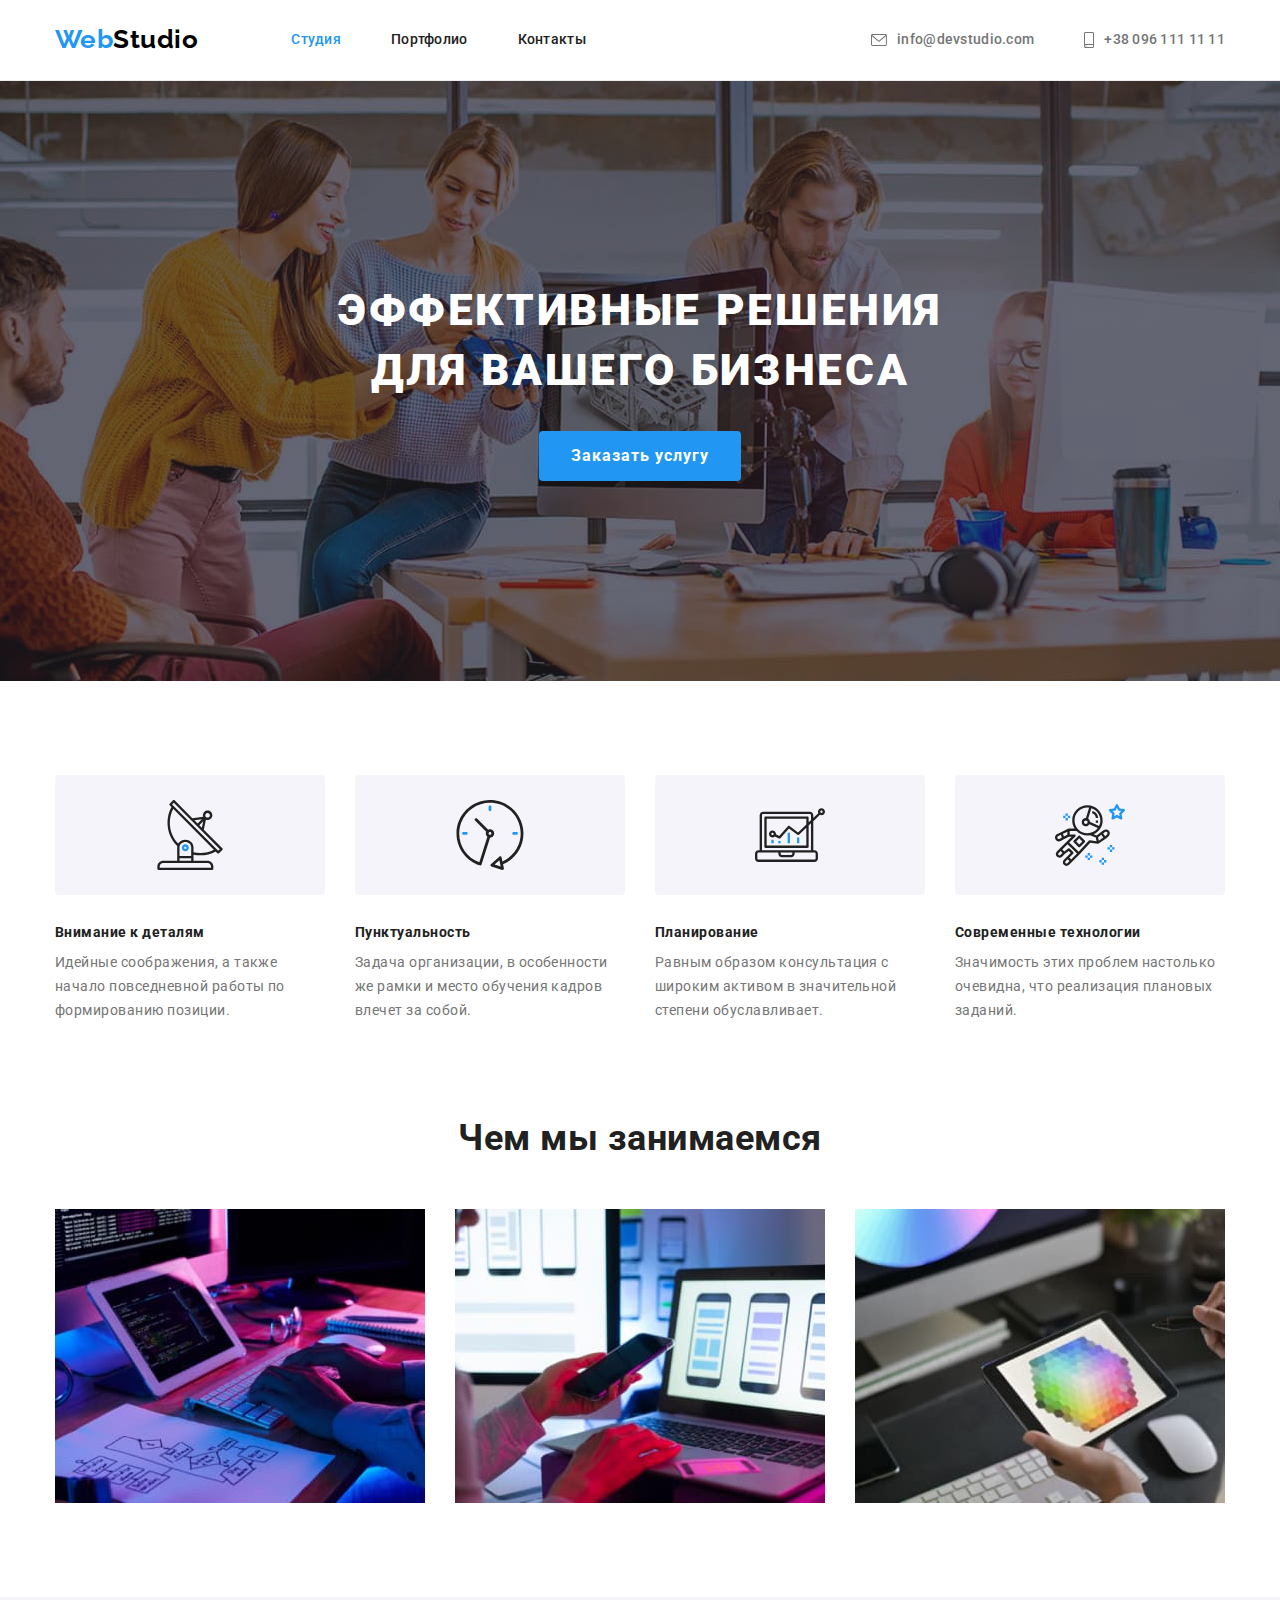
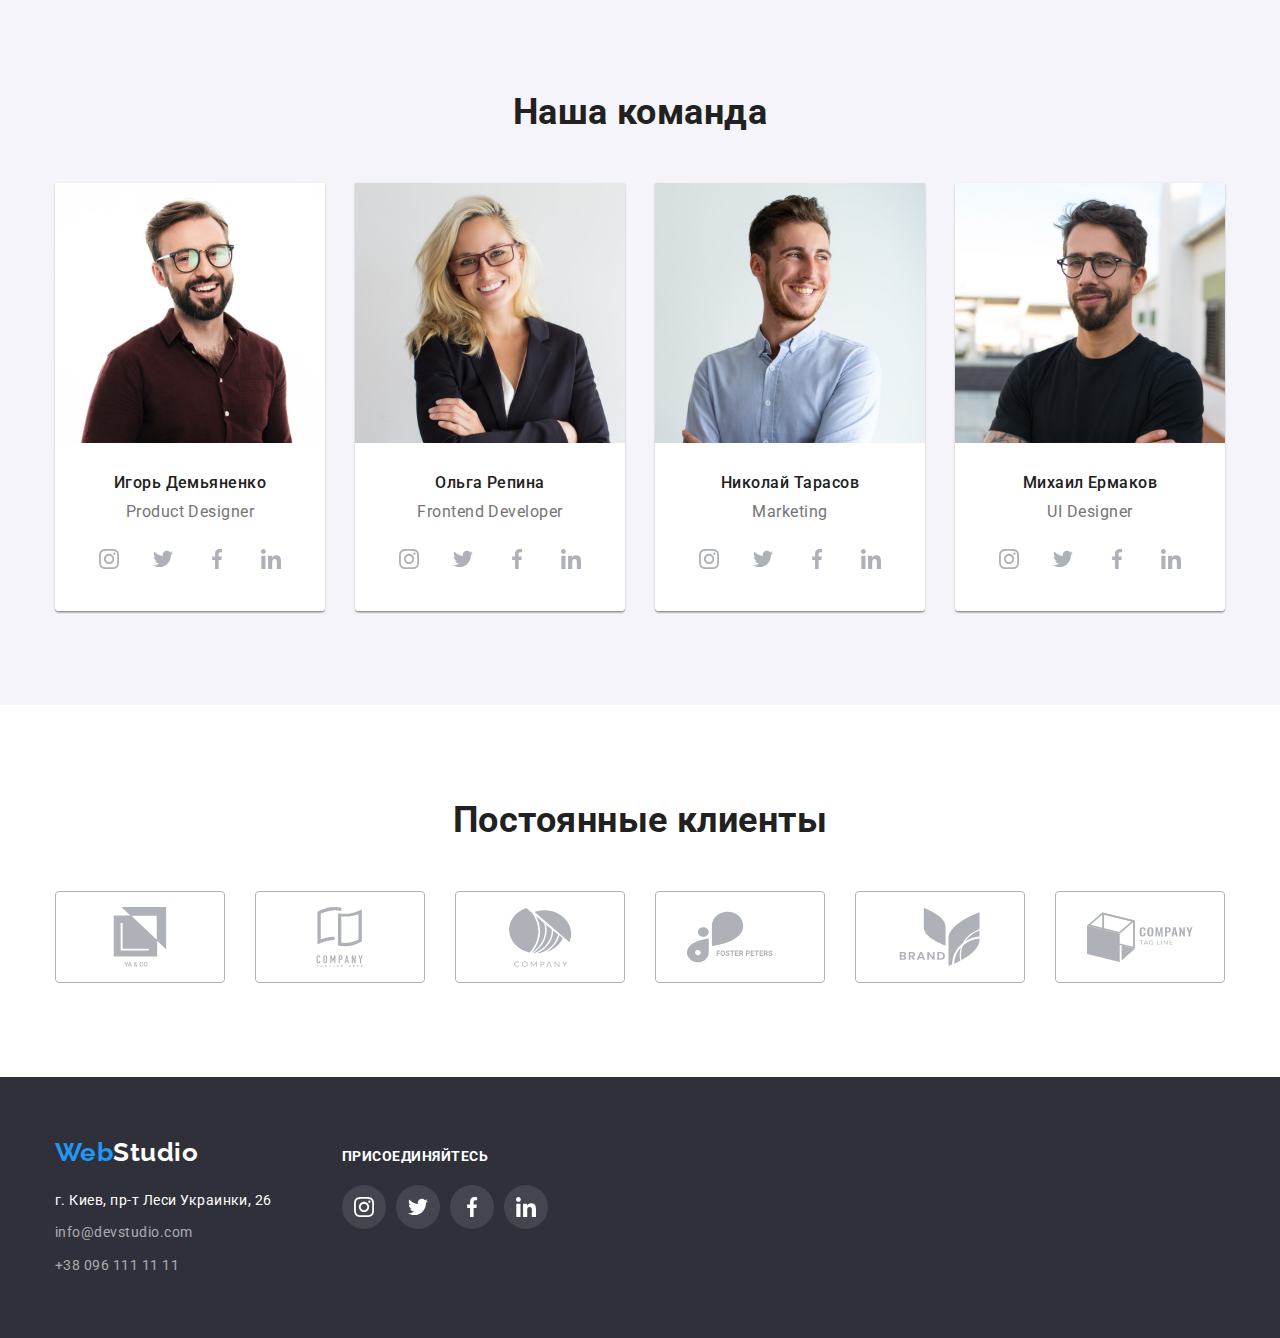
<file: index.html>
<!DOCTYPE html>
<html lang="ru">
<head>
  <meta charset="UTF-8">
  <meta http-equiv="X-UA-Compatible" content="IE=edge">
  <meta name="viewport" content="width=device-width, initial-scale=1.0">
  <link rel="preconnect" href="https://fonts.googleapis.com">
  <link rel="preconnect" href="https://fonts.gstatic.com" crossorigin>
  
  <title>WebStudio</title>
  <link rel="stylesheet" href="https://cdnjs.cloudflare.com/ajax/libs/modern-normalize/1.1.0/modern-normalize.min.css">
  <link href="https://fonts.googleapis.com/css2?family=Raleway:wght@700&family=Roboto:wght@400;500;700;900&display=swap"
    rel="stylesheet">
  <link rel="stylesheet" href="./css/style.css">
</head>

<body>
  <header class="header-nav">
    <div class="container-header container">
      <nav class="nav-header">
        <a href="./index.html" class="logo"><span class="first-part-logo">Web</span>Studio</a>
        <ul class="site-nav">
          <li class="site-nav-item">
            <a href="./index.html" class="site-nav-link active-page">Студия</a></li>
          <li class="site-nav-item"><a href="./portfolio.html" class="site-nav-link">Портфолио</a></li>
          <li class="site-nav-item"><a href="" class="site-nav-link">Контакты</a></li>
        </ul>
      </nav>
      <ul class="contacts">
        <li class="contacts-item">
            <a href="mailto:info@devstudio.com" class="contacts-link">
              <svg class="mail-icon">
                <use href="./images/icons.svg#envelope"></use>
              </svg>
              info@devstudio.com</a>
        </li>
        <li class="contacts-item">
            <a href="tel:+380961111111" class="contacts-link">
              <svg class="tel-icon">
                <use href="./images/icons.svg#smartphone"></use>
              </svg>
              +38 096 111 11 11</a>
        </li>
      </ul>
    </div>
  </header>

  <main>
    <section class="hero">
      <div class="overlay">
        <div class="container">
            <h1 class="hero-title">Эффективные решения <br>для вашего бизнеса</h1>
            <button type="button" class="hero-button">Заказать услугу</button>
        </div>
      </div>
    </section>

    <section class="section">
      <div class="container">
        <h2 class="quality hide">Наши качества</h2>
        <ul class="quality-list">
          <li class="quality-item">
            <div class="quality-icon">
              <svg class="icon-item">
                <use href="./images/icons.svg#antenna"></use>
              </svg>
            </div>
            <h3 class="quality-title">Внимание к деталям</h3>
            <p class="quality-description">Идейные соображения, а также начало повседневной работы по формированию позиции.</p>
          </li>
          <li class="quality-item">
            <div class="quality-icon">
              <svg class="icon-item">
                <use href="./images/icons.svg#clock"></use>
              </svg>
            </div>
            <h3 class="quality-title">Пунктуальность</h3>
            <p class="quality-description">Задача организации, в особенности же рамки и место обучения кадров влечет за собой.</p>
          </li>
          <li class="quality-item">
            <div class="quality-icon">
              <svg class="icon-item">
                <use href="./images/icons.svg#diagram"></use>
              </svg>
            </div>
            <h3 class="quality-title">Планирование</h3>
            <p class="quality-description">Равным образом консультация с широким активом в значительной степени обуславливает.</p>
          </li>
          <li class="quality-item">
            <div class="quality-icon">
              <svg class="icon-item">
                <use href="./images/icons.svg#astronaut"></use>
              </svg>
            </div>
            <h3 class="quality-title">Современные технологии</h3>
            <p class="quality-description">Значимость этих проблем настолько очевидна, что реализация плановых заданий.</p>
          </li>
        </ul>
      </div>
    </section>

    <section class="section work">
      <div class="container">
        <h2 class="work-title">Чем мы занимаемся</h2>
        <ul class="work-list">
          <li class="work-item"><img src="./images/box1.jpg" width="370" alt="программирование"></li>
          <li class="work-item"><img src="./images/box2.jpg" width="370" alt="разроботка мобильного приложения"></li>
          <li class="work-item"><img src="./images/box3.jpg" width="370" alt="дизайн"></li>
        </ul>
      </div>
    </section>

    <section class="team section">
      <div class="container">
        <h2 class="team-title">Наша команда</h2>
        <ul class="team-list-conteiner">
          <li class="team-list">
              <img src="./images/img1.jpg" width="270" alt="Игорь Демьяненко">
              <div class="team-card-member">
                <h3 class="team-member">Игорь Демьяненко</h3>
                <p lang="en" class="member-major">Product Designer</p>
                    <ul class="social-list">
                          <li class="social-item">
                            <a href="" class="social-link">
                              <svg class="social-instagram-icon">
                                <use href="./images/icons.svg#instagram"></use>
                              </svg>
                            </a>
                          </li>
                          <li class="social-item">
                            <a href="" class="social-link">
                              <svg class="social-twitter-icon">
                                <use href="./images/icons.svg#twitter"></use>
                              </svg>
                            </a>
                          </li>
                          <li class="social-item">
                            <a href="" class="social-link">
                              <svg class="social-facebook-icon">
                                <use href="./images/icons.svg#facebook"></use>
                              </svg>
                            </a>
                          </li>
                          <li class="social-item">
                            <a href="" class="social-link">
                              <svg class="social-linkedin-icon">
                                <use href="./images/icons.svg#linkedin"></use>
                              </svg>
                            </a>
                          </li>
                    </ul>
              </div>
          </li>
          <li class="team-list">
              <img src="./images/img2.jpg" width="270" alt="Ольга Репина">
              <div class="team-card-member">
                <h3 class="team-member">Ольга Репина</h3>
                <p lang="en" class="member-major">Frontend Developer</p>
                    <ul class="social-list">
                      <li class="social-item">
                        <a href="" class="social-link">
                          <svg class="social-instagram-icon">
                            <use href="./images/icons.svg#instagram"></use>
                          </svg>
                        </a>
                      </li>
                      <li class="social-item">
                        <a href="" class="social-link">
                          <svg class="social-twitter-icon">
                            <use href="./images/icons.svg#twitter"></use>
                          </svg>
                        </a>
                      </li>
                      <li class="social-item">
                        <a href="" class="social-link">
                          <svg class="social-facebook-icon">
                            <use href="./images/icons.svg#facebook"></use>
                          </svg>
                        </a>
                      </li>
                      <li class="social-item">
                        <a href="" class="social-link">
                          <svg class="social-linkedin-icon">
                            <use href="./images/icons.svg#linkedin"></use>
                          </svg>
                        </a>
                      </li>
                    </ul>
              </div>
          </li>
          <li class="team-list">
              <img src="./images/img3.jpg" width="270" alt="Николай Тарасов">
              <div class="team-card-member">
                <h3 class="team-member">Николай Тарасов</h3>
                <p lang="en" class="member-major">Marketing</p>
                    <ul class="social-list">
                      <li class="social-item">
                        <a href="" class="social-link">
                          <svg class="social-instagram-icon">
                            <use href="./images/icons.svg#instagram"></use>
                          </svg>
                        </a>
                      </li>
                      <li class="social-item">
                        <a href="" class="social-link">
                          <svg class="social-twitter-icon">
                            <use href="./images/icons.svg#twitter"></use>
                          </svg>
                        </a>
                      </li>
                      <li class="social-item">
                        <a href="" class="social-link">
                          <svg class="social-facebook-icon">
                            <use href="./images/icons.svg#facebook"></use>
                          </svg>
                        </a>
                      </li>
                      <li class="social-item">
                        <a href="" class="social-link">
                          <svg class="social-linkedin-icon">
                            <use href="./images/icons.svg#linkedin"></use>
                          </svg>
                        </a>
                      </li>
                    </ul>
              </div>
          </li>
          <li class="team-list">
              <img src="./images/img4.jpg" width="270" alt="Михаил Ермаков">
              <div class="team-card-member">
                <h3 class="team-member">Михаил Ермаков</h3>
                <p lang="en" class="member-major">UI Designer</p>
                    <ul class="social-list">
                      <li class="social-item">
                        <a href="" class="social-link">
                          <svg class="social-instagram-icon">
                            <use href="./images/icons.svg#instagram"></use>
                          </svg>
                        </a>
                      </li>
                      <li class="social-item">
                        <a href="" class="social-link">
                          <svg class="social-twitter-icon">
                            <use href="./images/icons.svg#twitter"></use>
                          </svg>
                        </a>
                      </li>
                      <li class="social-item">
                        <a href="" class="social-link">
                          <svg class="social-facebook-icon">
                            <use href="./images/icons.svg#facebook"></use>
                          </svg>
                        </a>
                      </li>
                      <li class="social-item">
                        <a href="" class="social-link">
                          <svg class="social-linkedin-icon">
                            <use href="./images/icons.svg#linkedin"></use>
                          </svg>
                        </a>
                      </li>
                    </ul>
              </div>
          </li>
        </ul>
      </div>
    </section>

    <section class="section">
      <div class="container">
        <h2 class="clients-title">Постоянные клиенты</h2>
           <ul class="client-list">
             <li class="client-item">
               <a href="" class="client-link">
                  <svg class="client-icon">
                    <use href="./images/icons.svg#client-1"></use>
                  </svg>
                </a>
             </li>
            <li class="client-item">
              <a href="" class="client-link">
                <svg class="client-icon">
                  <use href="./images/icons.svg#client-2"></use>
                </svg>
              </a>
            </li>
            <li class="client-item">
              <a href="" class="client-link">
                <svg class="client-icon">
                  <use href="./images/icons.svg#client-3"></use>
                </svg>
              </a>
            </li>
            <li class="client-item">
              <a href="" class="client-link">
                <svg class="client-icon">
                  <use href="./images/icons.svg#client-4"></use>
                </svg>
              </a>
            </li>
            <li class="client-item">
              <a href="" class="client-link">
                <svg class="client-icon">
                  <use href="./images/icons.svg#client-5"></use>
                </svg>
              </a>
            </li>
            <li class="client-item">
              <a href="" class="client-link">
                <svg class="client-icon">
                  <use href="./images/icons.svg#client-6"></use>
                </svg>
              </a>
            </li>
          </ul>
      </div>
    </section>
  </main>

  <footer class="footer">
    <div class="container footer-container">
      <div>
          <a href="" class="footer-logo"><span class="first-part-logo">Web</span>Studio</a>
          <address class="footer-address-contacts">
            <ul>
              <li class="footer-contacts-item"><a href="" class="footer-address">г. Киев, пр-т Леси Украинки, 26</a></li>
              <li class="footer-contacts-item"><a href="mailto:info@devstudio.com" class="footer-contact">info@devstudio.com</a></li>
              <li class="footer-contacts-item"><a href="tel:+380961111111" class="footer-contact">+38 096 111 11 11</a></li>
            </ul>
          </address>
      </div>
      <div class="connect">
        <p class="connect-text">присоединяйтесь</p>
        <ul class="connect-list">
          <li class="connect-item">
            <a href="" class="connect-link">
              <svg class="instagram-icon">
                <use href="./images/icons.svg#instagram"></use>
              </svg>
            </a>
          </li>
          <li class="connect-item">
            <a href="" class="connect-link">
              <svg class="twitter-icon">
                <use href="./images/icons.svg#twitter"></use>
              </svg>
            </a>
          </li>
          <li class="connect-item">
            <a href="" class="connect-link">
              <svg class="facebook-icon">
                <use href="./images/icons.svg#facebook"></use>
              </svg>
            </a>
          </li>
          <li class="connect-item">
            <a href="" class="connect-link">
              <svg class="linkedin-icon">
                <use href="./images/icons.svg#linkedin"></use>
              </svg>
            </a>
          </li>
        </ul>
      </div>
    </div>
  </footer>
</body>
</html>
</file>
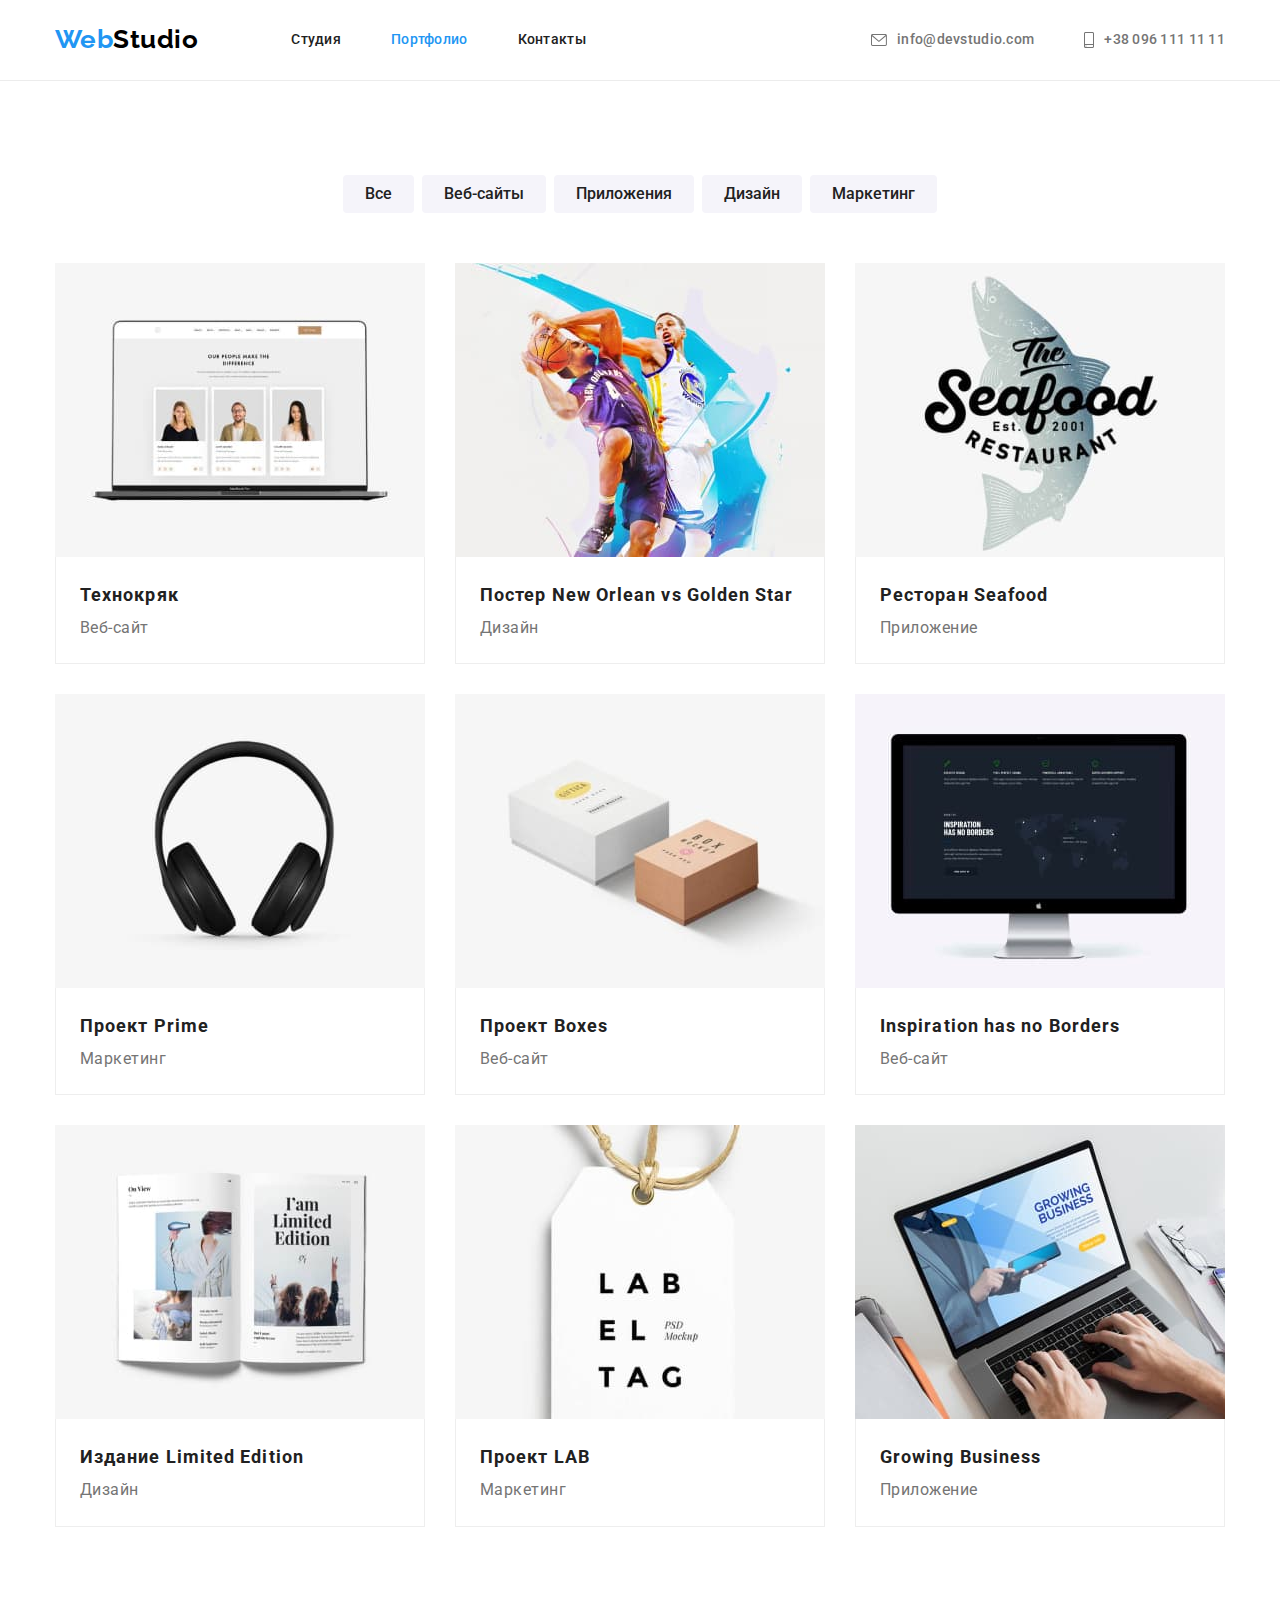
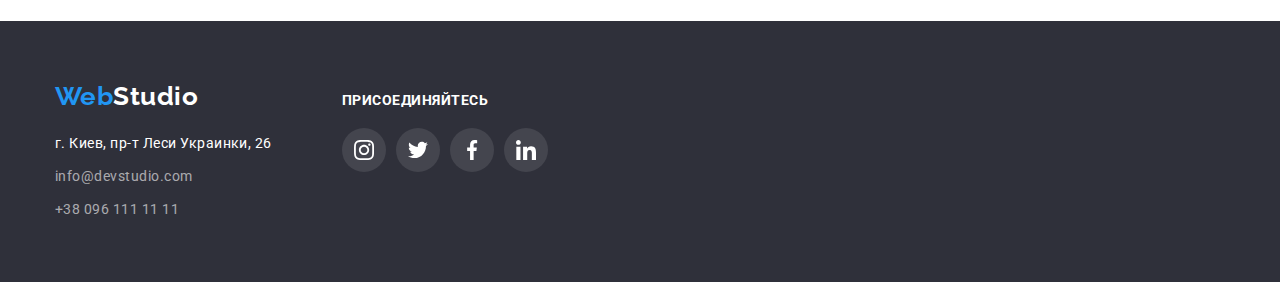
<file: portfolio.html>
<!DOCTYPE html>
<html lang="ru">

  <head>
    <meta charset="UTF-8">
    <meta http-equiv="X-UA-Compatible" content="IE=edge">
    <meta name="viewport" content="width=device-width, initial-scale=1.0">
    <link rel="preconnect" href="https://fonts.googleapis.com">
    <link rel="preconnect" href="https://fonts.gstatic.com" crossorigin>

    <title>WebStudio</title>
    <link rel="stylesheet" href="https://cdnjs.cloudflare.com/ajax/libs/modern-normalize/1.1.0/modern-normalize.min.css">
    <link href="https://fonts.googleapis.com/css2?family=Raleway:wght@700&family=Roboto:wght@400;500;700;900&display=swap"
      rel="stylesheet">
    <link rel="stylesheet" href="./css/style.css">
  </head>

  <body>
    <header class="header-nav">
      <div class="container-header container">
        <nav class="nav-header">
          <a href="./index.html" class="logo"><span class="first-part-logo">Web</span>Studio</a>
          <ul class="site-nav">
            <li class="site-nav-item"><a href="./index.html" class="site-nav-link">Студия</a></li>
            <li class="site-nav-item"><a href="./portfolio.html" class="site-nav-link active-page">Портфолио</a></li>
            <li class="site-nav-item"><a href="" class="site-nav-link">Контакты</a></li>
          </ul>
        </nav>
        <ul class="contacts">
          <li class="contacts-item">
            <a href="mailto:info@devstudio.com" class="contacts-link">
              <svg class="mail-icon">
                <use href="./images/icons.svg#envelope"></use>
              </svg>
              info@devstudio.com</a>
          </li>
          <li class="contacts-item">
            <a href="tel:+380961111111" class="contacts-link">
              <svg class="tel-icon">
                <use href="./images/icons.svg#smartphone"></use>
              </svg>
              +38 096 111 11 11</a>
          </li>
        </ul>
      </div>
    </header>

    <main>
      <section class="section">
        <div class="container">
          <h1 class="hide">Портфолио</h1>
          <ul class="portfolio-list-nav">
            <li class="portfolio-item"><button type="button" class="portfolio-button">Все</button></li>
            <li class="portfolio-item"><button type="button" class="portfolio-button">Веб-сайты</button></li>
            <li class="portfolio-item"><button type="button" class="portfolio-button">Приложения</button></li>
            <li class="portfolio-item"><button type="button" class="portfolio-button">Дизайн</button></li>
            <li class="portfolio-item"><button type="button" class="portfolio-button">Маркетинг</button></li>
          </ul>
          <ul class="portfolio-list">
            <li class="portfolio-item-list">
              <a class="portfolio-link" href="">
                <img class="portfolio-img" src="./images/portfolio1.jpg" width="370" alt="Технокряк">
                <div class="portfolio-type">
                  <h2 class="portfolio-project">Технокряк</h2>
                  <p class="portfolio-project-kind">Веб-сайт</p>
                </div>
              </a>
            </li>
            <li class="portfolio-item-list">
              <a class="portfolio-link" href="">
                <img class="portfolio-img" src="./images/portfolio2.jpg" width="370" alt="Постер New Orlean vs Golden Star">
                <div class="portfolio-type">
                  <h2 class="portfolio-project">Постер New Orlean vs Golden Star</h2>
                  <p class="portfolio-project-kind">Дизайн</p>
                </div>
              </a>
            </li>
            <li class="portfolio-item-list">
              <a class="portfolio-link" href="">
                <img class="portfolio-img" src="./images/portfolio3.jpg" width="370" alt="Ресторан Seafood">
                <div class="portfolio-type">
                  <h2 class="portfolio-project">Ресторан Seafood</h2>
                  <p class="portfolio-project-kind">Приложение</p>
                </div>
              </a>
            </li>
            <li class="portfolio-item-list">
              <a class="portfolio-link" href="">
                <img class="portfolio-img" src="./images/portfolio4.jpg" width="370" alt="Проект Prime">
                <div class="portfolio-type">
                  <h2 class="portfolio-project">Проект Prime</h2>
                  <p class="portfolio-project-kind">Маркетинг</p>
                </div>
              </a>
            </li>
            <li class="portfolio-item-list">
              <a class="portfolio-link" href="">
                <img class="portfolio-img" src="./images/portfolio5.jpg" width="370" alt="Проект Boxes">
                <div class="portfolio-type">
                  <h2 class="portfolio-project">Проект Boxes</h2>
                  <p class="portfolio-project-kind">Веб-сайт</p>
                </div>
              </a>
            </li>
            <li class="portfolio-item-list">
              <a class="portfolio-link" href="">
                <img class="portfolio-img" src="./images/portfolio6.jpg" width="370" alt="Inspiration has no Borders">
                <div class="portfolio-type">
                  <h2 class="portfolio-project">Inspiration has no Borders</h2>
                  <p class="portfolio-project-kind">Веб-сайт</p>
                </div>
              </a>
            </li>
            <li class="portfolio-item-list">
              <a class="portfolio-link" href="">
                <img class="portfolio-img" src="./images/portfolio7.jpg" width="370" alt="Издание Limited Edition">
                <div class="portfolio-type">
                  <h2 class="portfolio-project">Издание Limited Edition</h2>
                  <p class="portfolio-project-kind">Дизайн</p>
                </div>
              </a>
            </li>
            <li class="portfolio-item-list">
              <a class="portfolio-link" href="">
                <img class="portfolio-img" src="./images/portfolio8.jpg" width="370" alt="Проект LAB">
                <div class="portfolio-type">
                  <h2 class="portfolio-project">Проект LAB</h2>
                  <p class="portfolio-project-kind">Маркетинг</p>
                </div>
              </a>
            </li>
            <li class="portfolio-item-list">
              <a class="portfolio-link" href="">
                <img class="portfolio-img" src="./images/portfolio9.jpg" width="370" alt="Growing Business">
                <div class="portfolio-type">
                  <h2 class="portfolio-project">Growing Business</h2>
                  <p class="portfolio-project-kind">Приложение</p>
                </div>
              </a>
            </li>
          </ul>
        </div>
      </section>
    </main>

    <footer class="footer">
    <div class="container footer-container">
      <div>
        <a href="" class="footer-logo"><span class="first-part-logo">Web</span>Studio</a>
        <address class="footer-address-contacts">
          <ul>
            <li class="footer-contacts-item"><a href="" class="footer-address">г. Киев, пр-т Леси Украинки, 26</a></li>
            <li class="footer-contacts-item"><a href="mailto:info@devstudio.com"
                class="footer-contact">info@devstudio.com</a></li>
            <li class="footer-contacts-item"><a href="tel:+380961111111" class="footer-contact">+38 096 111 11 11</a></li>
          </ul>
        </address>
      </div>
      <div class="connect">
        <p class="connect-text">присоединяйтесь</p>
        <ul class="connect-list">
          <li class="connect-item">
            <a href="" class="connect-link">
              <svg class="instagram-icon">
                <use href="./images/icons.svg#instagram"></use>
              </svg>
            </a>
          </li>
          <li class="connect-item">
            <a href="" class="connect-link">
              <svg class="twitter-icon">
                <use href="./images/icons.svg#twitter"></use>
              </svg>
            </a>
          </li>
          <li class="connect-item">
            <a href="" class="connect-link">
              <svg class="facebook-icon">
                <use href="./images/icons.svg#facebook"></use>
              </svg>
            </a>
          </li>
          <li class="connect-item">
            <a href="" class="connect-link">
              <svg class="linkedin-icon">
                <use href="./images/icons.svg#linkedin"></use>
              </svg>
            </a>
          </li>
        </ul>
      </div>
    </div>
    </footer>
  </body>

</html>
</file>
<file: css/style.css>
:root {
  --primary-text-color: #757575;
  --title-text-color: #212121;
  --accent-color: #2196f3;
  --secondary-dark-bg-color: #2f303a;
  --secondary-light-bg-color: #f5f4fa;
  --primary-bg-color: #ffffff;
  --primary-font-family: Roboto, sans-serif;
  --secondary-font-family: Raleway, sans-serif;
}

html {
  box-sizing: border-box;
}

*,
*::before,
*::after {
  box-sizing: inherit;
}

body {
  background-color: var(--primary-bg-color);
  color: var(--primary-text-color);
  font-family: var(--primary-font-family);
  letter-spacing: 0.03em;
}

h1,
h2,
h3,
p,
ul {
  margin: 0;
}

ul {
  list-style: none;
  padding: 0;
}

.portfolio-link {
  list-style: none;
  text-decoration: none;
}

img {
  display: block;
  max-width: 100%;
  height: auto;
}

.logo {
  color: #000000;
  font-family: var(--secondary-font-family);
  font-weight: 700;
  font-size: 26px;
  line-height: 1.2;
  text-decoration: none;
}

.footer-logo {
  font-family: var(--secondary-font-family);
  font-weight: 700;
  font-size: 26px;
  line-height: 1.2;
  text-align: left;
  text-decoration: none;
  display: block;
  margin-bottom: 20px;
}

.container {
  width: 1200px;
  margin-left: auto;
  margin-right: auto;
  padding-right: 15px;
  padding-left: 15px;
}

.contacts-link {
  color: var(--primary-text-color);
  padding-top: 32px;
  padding-bottom: 32px;
  display: flex;
  align-items: center;
}

.first-part-logo,
.site-nav-link:hover,
.site-nav-link:focus,
.contacts-link:hover,
.contacts-link:focus,
.footer-contact:hover,
.footer-contact:focus {
  color: var(--accent-color);
  fill: var(--accent-color);
}

.section {
  padding-top: 94px;
  padding-bottom: 94px;
}

.hero-title,
.footer-logo,
.footer-address {
  color: var(--primary-bg-color);
}

.site-nav-link,
.quality-title,
.work-title,
.team-title,
.team-member {
  color: var(--title-text-color);
}

.active-page {
  color: var(--accent-color);
}

.portfolio-button {
  color: var(--title-text-color);
  background-color: var(--secondary-light-bg-color);
  font-weight: 500;
  font-size: 16px;
  line-height: 1.63;
}

.hero-button,
.portfolio-button:hover,
.portfolio-button:focus {
  color: var(--primary-bg-color);
  background-color: var(--accent-color);
}

.footer-contact {
  color: rgba(255, 255, 255, 0.6);
}

.hero-button,
.hero-title {
  letter-spacing: 0.06em;
}

.site-nav-link,
.contacts-link {
  letter-spacing: 0.02em;
  font-weight: 500;
  font-size: 14px;
  line-height: 1.14;
  text-decoration: none;
}

.hero-button {
  font-weight: 700;
  font-size: 16px;
  line-height: 1.88;
  align-items: center;
}

.hide {
  position: absolute;
  clip: rect(0 0 0 0);
  width: 1px;
  height: 1px;
  margin: -1px;
}

.quality-title {
  font-size: 14px;
  line-height: 1.14;
  text-align: left;
  margin-bottom: 10px;
}

.quality-description {
  font-size: 14px;
  line-height: 1.71;
  text-align: left;
}

.work-title,
.team-title {
  font-size: 36px;
  line-height: 1.17;
  text-align: center;
}

.team-member {
  font-weight: 500;
  font-size: 16px;
  line-height: 1.19;
  align-items: center;
  text-align: center;
}

.member-major {
  font-size: 16px;
  line-height: 1.19;
  align-items: center;
  text-align: center;
}

.footer-address,
.footer-contact {
  font-size: 14px;
  line-height: 1.71;
  text-align: left;
  align-items: flex-start;
  text-decoration: none;
}

a .portfolio-project {
  font-size: 18px;
  line-height: 2;
  letter-spacing: 0.06em;
  color: var(--title-text-color);
  margin: 0;
}

a .portfolio-project-kind {
  font-size: 16px;
  line-height: 1.88;
  color: var(--primary-text-color);
  margin: 0;
}

.overlay {
  max-width: 1600px;
  height: 600px;
  margin-left: auto;
  margin-right: auto;
  background-image: linear-gradient(to right, rgba(47, 48, 58, 0.4), rgba(47, 48, 58, 0.4)),
    url('../images/herobg.jpg');
  background-size: cover;
  background-repeat: no-repeat;
  background-position: center;
  padding: 200px 0;
  text-align: center;
}

.hero-title {
  font-weight: 900;
  font-size: 44px;
  line-height: 1.36;
  text-align: center;
  margin-top: 0;
  margin-bottom: 30px;
  text-transform: uppercase;
}

.hero {
  background-color: var(--secondary-dark-bg-color);
}

.footer {
  background-color: var(--secondary-dark-bg-color);
}

.team {
  background-color: var(--secondary-light-bg-color);
}

.hero-button,
.portfolio-button {
  cursor: pointer;
  border-radius: 4px;
  border: 0;
}

.footer-address-contacts {
  font-style: normal;
}

.hero-button {
  padding: 10px 32px 10px 32px;
}

.portfolio-button {
  padding: 6px 22px 6px 22px;
}

.portfolio-button:hover,
.portfolio-button:focus {
  box-shadow: 0px 2px 2px rgba(0, 0, 0, 0.12), 0 1px 2px rgba(0, 0, 0, 0.08),
    0 3px 1px rgba(0, 0, 0, 0.1);
}

.team-list {
  box-shadow: 0px 2px 1px rgba(0, 0, 0, 0.2), 0 1px 1px rgba(0, 0, 0, 0.14),
    0 1px 3px rgba(0, 0, 0, 0.12);
  border-bottom-left-radius: 4px;
  border-bottom-right-radius: 4px;
}

.site-nav-item:not(:last-child) {
  margin-right: 50px;
}

.site-nav-link,
.contacts-item {
  display: block;
}

.site-nav-link {
  padding-top: 32px;
  padding-bottom: 32px;
}

.contacts-item:not(:last-child) {
  margin-right: 50px;
}

.site-nav,
.contacts,
.nav-header,
.container-header,
.work-list {
  display: flex;
  align-items: center;
}

.logo {
  display: block;
  padding-top: 24px;
  padding-bottom: 25px;
  margin-right: 93px;
}

.contacts {
  margin-left: auto;
}

.header-nav {
  border-bottom: 1px solid #ececec;
}

.quality-list {
  display: flex;
}

.quality-item:not(:last-child),
.work-item:not(:last-child),
.team-list:not(:last-child) {
  margin-right: 30px;
}

.work {
  padding-top: 0;
}

.work-title,
.team-title {
  margin-top: 0;
  margin-bottom: 50px;
}

.team-card-member {
  padding-top: 30px;
  padding-bottom: 30px;
  background-color: #ffffff;
  border-bottom-left-radius: 4px;
  border-bottom-right-radius: 4px;
}

.team-member {
  margin-bottom: 10px;
}

.member-major {
  margin-top: 0;
}

.footer {
  padding-top: 60px;
  padding-bottom: 60px;
}

.portfolio-conteiner {
  width: 1200px;
  margin-left: auto;
  margin-right: auto;
  padding-right: 15px;
  padding-left: 15px;
}

.team-list-conteiner {
  display: flex;
}

.footer-address,
.footer-contact {
  display: block;
}

.footer-contacts-item {
  margin-top: 9px;
}

.footer-contacts-item:nth-child(1) {
  margin-top: 0;
}

.portfolio-item:not(:last-child) {
  margin-right: 8px;
}

.portfolio-list-nav {
  display: flex;
  margin-bottom: 50px;
  justify-content: center;
}

.portfolio-list {
  display: flex;
  flex-wrap: wrap;
}

.portfolio-item-list {
  margin-right: 30px;
  margin-bottom: 30px;
}

.portfolio-link {
  display: inline-block;
  width: calc((100% - 60) / 3);
}

.portfolio-link:hover,
.portfolio-link:focus {
  box-shadow: 1px 4px 6px rgba(0, 0, 0, 0.16), 0 4px 4px rgba(0, 0, 0, 0.06),
    0 1px 1px rgba(0, 0, 0, 0.12);
}

.portfolio-item-list:nth-child(3n) {
  margin-right: 0;
}

.portfolio-item-list:nth-last-child(-n + 3) {
  margin-bottom: 0;
}

.portfolio-type {
  border: 1px solid #eeeeee;
  border-top: 0;
  padding: 20px 24px 20px 24px;
}

.mail-icon {
  width: 16px;
  height: 12px;
  color: currentColor;
  fill: currentColor;
  margin-right: 10px;
}

.tel-icon {
  width: 10px;
  height: 16px;
  color: currentColor;
  fill: currentColor;
  margin-right: 10px;
}

.footer-container {
  align-items: baseline;
  display: flex;
}

.connect {
  margin-left: 70px;
}

.connect-text {
  font-weight: 700;
  font-size: 14px;
  line-height: 1.14;
  text-transform: uppercase;
  color: #ffffff;
  margin-bottom: 20px;
}

.connect-list {
  display: flex;
}

.connect-item {
  margin-top: auto;
  margin-bottom: auto;
}

.social-list {
  display: flex;
  align-items: center;
  justify-content: center;
  margin-top: 16px;
}

.social-item {
  margin-top: auto;
  margin-bottom: auto;
  color: #afb1b8;
}

.social-item:not(:last-child) {
  margin-right: 10px;
}

.social-link:hover,
.social-link:focus {
  background-color: var(--accent-color);
  color: #ffffff;
}

.connect-link:hover,
.connect-link:focus {
  background-color: var(--accent-color);
  fill: #ffffff;
}

.connect-item:not(:last-child) {
  margin-right: 10px;
}

.connect-link {
  width: 44px;
  height: 44px;
  background-color: rgba(255, 255, 255, 0.1);
  border-radius: 50px;
  display: flex;
  align-items: center;
  justify-content: center;
}

.social-link {
  width: 44px;
  height: 44px;
  border-radius: 50px;
  display: flex;
  align-items: center;
  justify-content: center;
  color: currentColor;
}

.instagram-icon,
.twitter-icon,
.facebook-icon,
.linkedin-icon {
  width: 20px;
  height: 20px;
  fill: #ffffff;
}

.social-instagram-icon,
.social-twitter-icon,
.social-facebook-icon,
.social-linkedin-icon {
  width: 20px;
  height: 20px;
  fill: currentColor;
  color: currentColor;
}

.quality-icon {
  width: 270px;
  height: 120px;
  background-color: var(--secondary-light-bg-color);
  margin-bottom: 30px;
  border-radius: 4px;
  display: flex;
  align-items: center;
  justify-content: center;
}

.icon-item {
  width: 70px;
  height: 70px;
}

.clients-title {
  font-weight: 700;
  font-size: 36px;
  line-height: 1.17;
  text-align: center;
  color: var(--title-text-color);
}

.client-list {
  list-style: none;
  display: flex;
  justify-content: space-between;
  margin-top: 50px;
}

.client-item {
  width: 170px;
  height: 92px;
}

.client-link {
  border: 1px solid #afb1b8;
  border-radius: 4px;
  display: flex;
  align-items: center;
  justify-content: center;
  width: 170px;
  height: 92px;
  color: #afb1b8;
  fill: #afb1b8;
}

.client-link:hover,
.client-link:focus {
  border: 1px solid var(--accent-color);
  color: var(--accent-color);
}

.client-icon {
  width: 106px;
  height: 60px;
  color: currentColor;
  fill: currentColor;
}
</file>
